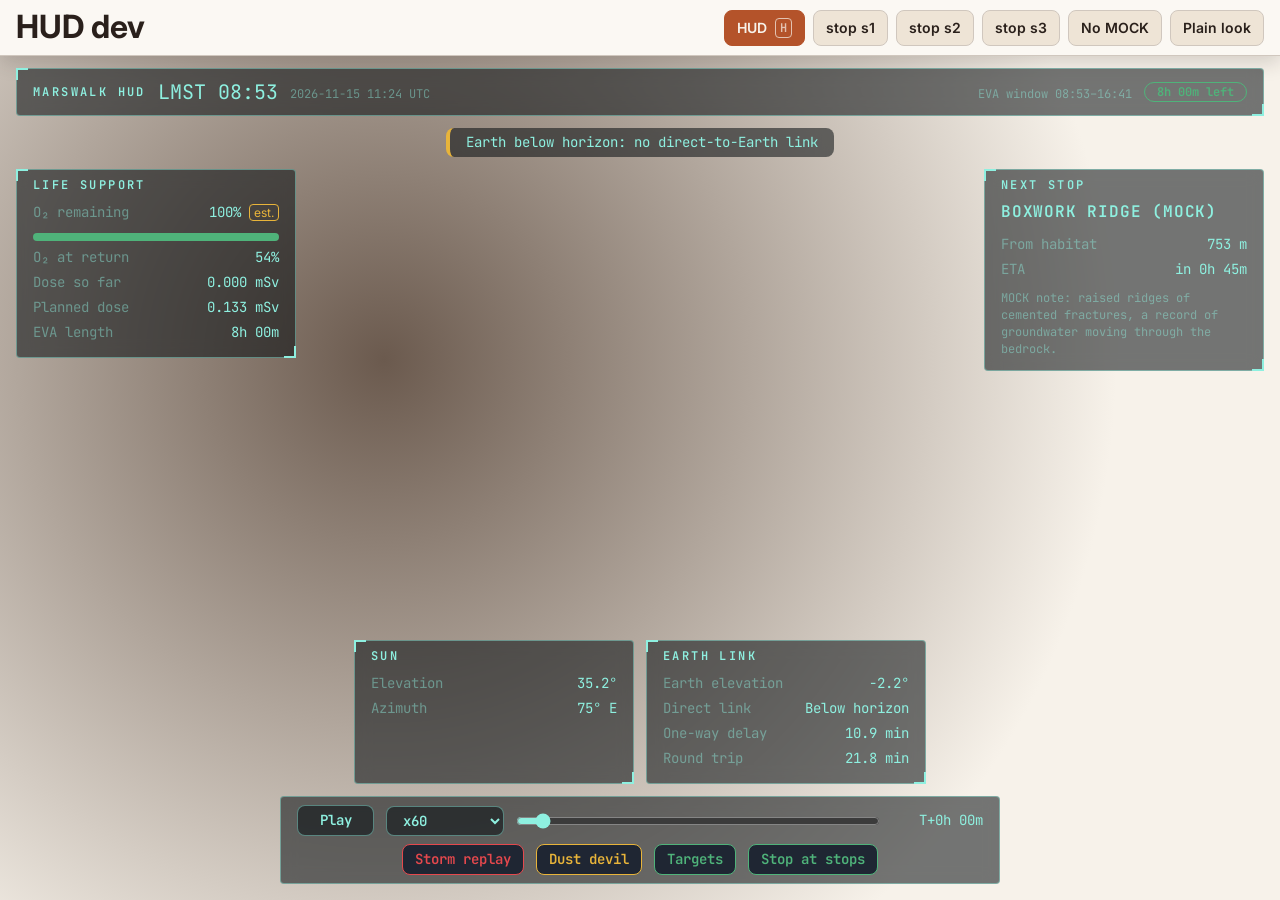
<file: web/js/hud/dev.html>
<!doctype html>
<html lang="en">
<head>
  <meta charset="utf-8">
  <meta name="viewport" content="width=device-width, initial-scale=1">
  <title>HUD dev</title>
  <!-- Same stylesheets and boxes as web/index.html (hud.css is loaded by the HUD itself). -->
  <link rel="stylesheet" href="https://fonts.googleapis.com/css2?family=Inter:wght@400;500;600&family=JetBrains+Mono:wght@400;600&display=swap">
  <link rel="stylesheet" href="../../css/base.css">
  <style>
    /* dev page only: stand-in for the map and a test toolbar */
    .dev-map { height: 100%; background: radial-gradient(circle at 30% 40%, var(--color-dust), var(--color-bg) 70%); }
    /* one row that scrolls sideways on phones instead of spilling out of the header */
    .dev-bar { display: flex; flex-wrap: nowrap; gap: var(--space-2); margin-left: auto; min-width: 0; overflow-x: auto; }
    .dev-bar .btn { flex: 0 0 auto; white-space: nowrap; }
    .app-header h1 { flex: 0 0 auto; white-space: nowrap; }
    .app-header { min-width: 0; } /* let the grid row shrink so the button row scrolls */
  </style>
</head>
<body data-mode="map">
  <!-- Dev harness for the HUD only. Real data: sun.json, eva_window.json.
       Everything else: MOCK (mock-state.js). ?mock=0 sets them to null. -->
  <div class="app">
    <header class="app-header">
      <h1>HUD dev</h1>
      <div class="dev-bar" id="dev">
        <button id="hud-toggle" class="btn" type="button" aria-pressed="false">HUD <kbd>H</kbd></button>
      </div>
    </header>
    <main class="dev-map"></main>
  </div>
  <div id="hud-root" hidden></div>

  <script type="module">
    import { initHUD } from './index.js';
    import { MOCK_STATE } from './mock-state.js';

    async function load(path) {
      try {
        const r = await fetch(path, { cache: 'no-cache' });
        if (!r.ok) throw new Error(r.status);
        return await r.json();
      } catch (err) {
        console.warn(`[dev] could not load ${path}`, err);
        return null;
      }
    }

    const useMock = new URLSearchParams(location.search).get('mock') !== '0';
    const keys = ['area', 'layers', 'overlays', 'route', 'summary', 'safety', 'stops', 'geology',
      'images', 'traverse', 'weather', 'sun', 'eva', 'donki', 'radiation', 'alerts'];
    const state = Object.fromEntries(keys.map((k) => [k, null]));
    state.sun = await load('../../data/sun.json');
    state.eva = await load('../../data/eva_window.json');
    if (useMock) Object.assign(state, MOCK_STATE);

    // Same wiring as main.js
    const btn = document.getElementById('hud-toggle');
    btn.addEventListener('click', () => document.dispatchEvent(new CustomEvent('hud:toggle')));
    new MutationObserver(() => btn.setAttribute('aria-pressed', String(document.body.dataset.mode === 'hud')))
      .observe(document.body, { attributes: true, attributeFilter: ['data-mode'] });

    const hud = initHUD(state, document.getElementById('hud-root'));
    window.__hud = hud; // dev only
    hud.toggle(true);

    const bar = document.getElementById('dev');
    for (const stop of state.stops ?? []) {
      const b = document.createElement('button');
      b.className = 'btn';
      b.textContent = `stop ${stop.id}`;
      b.onclick = () => document.dispatchEvent(new CustomEvent('stop:select', { detail: stop }));
      bar.append(b);
    }
    // Toggle one URL parameter, keep the others (?mock=0, ?hud=plain)
    function toggleParam(key, value) {
      const p = new URLSearchParams(location.search);
      if (p.get(key) === value) p.delete(key); else p.set(key, value);
      location.search = p.toString();
    }
    const m = document.createElement('button');
    m.className = 'btn';
    m.textContent = useMock ? 'No MOCK' : 'MOCK';
    m.onclick = () => toggleParam('mock', '0');
    bar.append(m);
    const look = document.createElement('button');
    look.className = 'btn';
    look.textContent = new URLSearchParams(location.search).get('hud') === 'plain' ? 'Visor look' : 'Plain look';
    look.onclick = () => toggleParam('hud', 'plain');
    bar.append(look);
  </script>
</body>
</html>
</file>
<file: web/css/base.css>
/* base.css (Ege): colour palette, CSS variables and page layout.
   The HUD CSS (#hud-root, loaded by the HUD), cards.css (#cards) and view3d.css (#view3d-root)
   use only these variables.
   Layout: a full-screen map with a few opaque panels floating on top of it
   (header, route planner on the left, layers bottom-right, elevation profile at the bottom). */

:root {
  /* Regolith palette: warm paper surfaces, oxide accent, one cool tone (sunset blue) */
  --color-bg: #F7F2EA;
  --color-surface: #FBF8F3;
  --color-surface-2: #EEE4D6;
  --color-border: color-mix(in srgb, #6B5A4E 28%, #F7F2EA);

  /* Text */
  --color-text: #2A201B;          /* ink */
  --color-text-muted: #6B5A4E;    /* faded ink */
  --color-text-inverse: #F7F2EA;

  /* Mars tones */
  --color-accent: #B4532A;        /* oxide: selected route, primary buttons, graphics */
  --color-accent-hover: #9C4220;
  --color-accent-text: #9C4220;   /* oxide text: links and small accents (contrast 5.9 on bg) */
  --color-sand: #8A6A2E;          /* sulfate tone: stops, large labels */
  --color-dust: #6B5A4E;          /* passive lines */
  --color-clay: #6F7F68;          /* clay-bearing unit (graphics only) */
  --color-sulfate: #8A6A2E;       /* sulfate-bearing unit */
  --color-muted-route: #8C8079;   /* alternative routes: soft grey on the imagery */

  /* Status colours (alerts, slope, O2, dose) */
  --color-ok: #5E7A57;
  --color-warn: #9C4220;
  --color-danger: #B3302A;
  --color-info: #41627F;          /* Martian sunset blue */

  /* HUD: the visor is its own dark glass layer, unchanged */
  --color-hud: #8ef0e0;
  --color-hud-dim: rgba(142, 240, 224, 0.45);
  --color-hud-bg: rgba(8, 14, 18, 0.55);

  /* Type: one family, mono only for numbers */
  --font-sans: "Inter", system-ui, -apple-system, "Segoe UI", Roboto, sans-serif;
  --font-mono: "JetBrains Mono", ui-monospace, "Cascadia Mono", Consolas, monospace;
  --text-xs: 0.75rem;
  --text-sm: 0.875rem;
  --text-md: 1rem;
  --text-lg: 1.25rem;
  --text-xl: 1.75rem;

  /* Spacing, radius, shadow */
  --space-1: 4px;
  --space-2: 8px;
  --space-3: 12px;
  --space-4: 16px;
  --space-5: 24px;
  --space-6: 32px;
  --radius-sm: 4px;
  --radius-md: 8px;
  --radius-lg: 14px;
  --shadow: 0 6px 20px color-mix(in srgb, #2A201B 18%, transparent);

  /* Stacking order */
  --z-map: 0;
  --z-view3d: 450;    /* 3D view covers the map, under the panels */
  --z-panel: 1050;    /* layers popover and profile; Leaflet controls sit between 400 and 1000 */
  --z-cards: 1100;
  --z-header: 1150;
  --z-hud: 2000;

  /* Layout sizes */
  --header-h: 56px;
  --gap: var(--space-3);          /* distance of the floating panels from the edges */
  --panel-w: 280px;
  --cards-w: 360px;
  --profile-h: 176px;

  color-scheme: light;
}

*, *::before, *::after { box-sizing: border-box; }

html, body { height: 100%; margin: 0; }

body {
  background: var(--color-bg);
  color: var(--color-text);
  font-family: var(--font-sans);
  font-size: var(--text-md);
  line-height: 1.5;
  overflow: hidden;
}

h1, h2, h3 { margin: 0; line-height: 1.2; }
a { color: var(--color-accent-text); }
button { font: inherit; color: inherit; }
kbd {
  font-family: var(--font-mono);
  font-size: var(--text-xs);
  padding: 0 var(--space-1);
  border: 1px solid currentColor;
  border-radius: var(--radius-sm);
  opacity: 0.7;
}

/* ---- Layout: full-screen map, floating panels ---- */

.app { position: relative; height: 100%; }

.map-wrap { position: absolute; inset: 0; }
#map { position: absolute; inset: 0; background: var(--color-dust); z-index: var(--z-map); }
#view3d-root { position: absolute; inset: 0; background: var(--color-bg); z-index: var(--z-view3d); }
#view3d-root[hidden] { display: none; }

/* shared look of every floating panel: opaque paper, soft shadow */
.app-header, #cards, #panel, #profile, .layers-toggle {
  background: var(--color-surface);
  border: 1px solid var(--color-border);
  box-shadow: var(--shadow);
}

.app-header {
  position: absolute;
  top: 0;
  left: 0;
  right: 0;
  z-index: var(--z-header);
  height: var(--header-h);
  display: flex;
  align-items: center;
  gap: var(--space-4);
  padding: 0 var(--space-4);
  border-width: 0 0 1px;
}
.brand { display: flex; align-items: baseline; gap: var(--space-2); color: var(--color-text); text-decoration: none; white-space: nowrap; }
.brand-mark {
  align-self: center;
  width: 22px;
  height: 22px;
  border-radius: 50%;
  background: radial-gradient(circle at 35% 30%, var(--color-sand), var(--color-accent) 55%, var(--color-accent-hover));
  box-shadow: inset -3px -3px 0 color-mix(in srgb, var(--color-text) 25%, transparent);
}
.brand-name { font-size: var(--text-lg); font-weight: 700; letter-spacing: 0.01em; }
.brand-sub { color: var(--color-text-muted); font-size: var(--text-sm); }
.app-header .actions { margin-left: auto; display: flex; gap: var(--space-2); }

/* Conditions in the header (main.js): label over value, separated by thin rules */
.status-strip {
  display: flex;
  align-items: center;
  margin: 0 0 0 var(--space-4);
  padding: 0;
  list-style: none;
  overflow: hidden;
}
.status-chip {
  display: grid;
  padding: 0 var(--space-4);
  border-left: 1px solid var(--color-border);
  line-height: 1.25;
  white-space: nowrap;
}
.status-chip:first-child { border-left: 0; }
.status-label { color: var(--color-text-muted); font-size: var(--text-xs); }
.status-value { font-family: var(--font-mono); font-size: var(--text-sm); font-weight: 600; color: var(--color-text); font-variant-numeric: tabular-nums; }
.status-chip.is-ok .status-value { color: var(--color-ok); }
.status-chip.is-warn .status-value { color: var(--color-warn); }
.status-chip.is-danger .status-value { color: var(--color-danger); }

/* Buttons: solid, never ghost */
.btn {
  display: inline-flex;
  align-items: center;
  gap: var(--space-2);
  height: 36px;
  padding: 0 var(--space-3);
  background: var(--color-surface-2);
  border: 1px solid var(--color-border);
  border-radius: var(--radius-md);
  font-size: var(--text-sm);
  font-weight: 600;
  cursor: pointer;
}
.btn:hover, .btn:focus-visible { border-color: var(--color-accent); color: var(--color-accent-text); outline: none; }
.btn[hidden] { display: none; }
.btn[aria-pressed="true"] { background: var(--color-accent); border-color: var(--color-accent); color: var(--color-text-inverse); }

/* Route planner (left) */
#cards {
  position: absolute;
  z-index: var(--z-cards);
  top: calc(var(--header-h) + var(--gap));
  left: var(--gap);
  width: var(--cards-w);
  max-height: calc(100% - var(--header-h) - 3 * var(--gap) - var(--space-6) - 64px);
  overflow-y: auto;
  padding: var(--space-4);
  border-radius: var(--radius-lg);
  scrollbar-width: thin;
}

/* Elevation profile of the selected route (bottom, next to the planner) */
#profile {
  position: absolute;
  z-index: var(--z-panel);
  left: calc(var(--cards-w) + 2 * var(--gap));
  right: calc(var(--gap) + 128px);
  bottom: var(--gap);
  height: var(--profile-h);
  display: grid;
  grid-template-rows: auto 1fr;
  gap: var(--space-1);
  padding: var(--space-2) var(--space-4);
  border-radius: var(--radius-lg);
  animation: rise 0.25s ease-out;
}
#profile[hidden] { display: none; }
@keyframes rise { from { opacity: 0; transform: translateY(var(--space-3)); } }

/* Layers: a small button bottom-right that opens a popover above it */
.layers-toggle {
  position: absolute;
  z-index: var(--z-panel);
  right: var(--gap);
  bottom: calc(var(--gap) + 18px);   /* clear of the attribution line */
  display: inline-flex;
  align-items: center;
  gap: var(--space-2);
  height: 44px;
  padding: 0 var(--space-4);
  border-radius: var(--radius-md);
  font-size: var(--text-sm);
  font-weight: 600;
  cursor: pointer;
}
.layers-toggle:hover, .layers-toggle:focus-visible, .layers-toggle[aria-expanded="true"] { border-color: var(--color-accent); color: var(--color-accent-text); outline: none; }
.layers-icon {
  width: 16px;
  height: 16px;
  background:
    linear-gradient(var(--color-accent), var(--color-accent)) 0 0 / 100% 4px no-repeat,
    linear-gradient(var(--color-sand), var(--color-sand)) 0 6px / 100% 4px no-repeat,
    linear-gradient(var(--color-dust), var(--color-dust)) 0 12px / 100% 4px no-repeat;
  border-radius: 2px;
}
#panel {
  position: absolute;
  z-index: var(--z-panel);
  right: var(--gap);
  bottom: calc(var(--gap) + 18px + 44px + var(--space-2));
  width: var(--panel-w);
  max-height: calc(100% - var(--header-h) - 2 * var(--gap) - 80px);
  overflow-y: auto;
  padding: var(--space-3) var(--space-4);
  border-radius: var(--radius-lg);
  animation: rise 0.2s ease-out;
  scrollbar-width: thin;
}
#panel[hidden] { display: none; }

/* Elevation profile (drawn by map/profile.js) */
.profile-stats {
  display: flex;
  flex-wrap: wrap;
  align-items: baseline;
  gap: var(--space-1) var(--space-4);
  margin: 0;
  font-size: var(--text-xs);
}
.profile-stats dt { color: var(--color-text-muted); }
.profile-stats dd {
  margin: 0 0 0 calc(-1 * var(--space-3));
  font-family: var(--font-mono);
  color: var(--color-text);
}
.profile-chart { position: relative; min-height: 0; }

/* Credits line under the route planner; map/sources.js adds the "Data sources" button to it */
.app-footer {
  position: absolute;
  z-index: var(--z-cards);
  left: var(--gap);
  bottom: var(--gap);
  width: var(--cards-w);
  padding: var(--space-1) var(--space-3);
  border-radius: var(--radius-md);
  background: var(--color-surface);
  border: 1px solid var(--color-border);
  box-shadow: var(--shadow);
  color: var(--color-text-muted);
  font-size: 11px;
  line-height: 1.4;
}

/* ---- Data sources popover (map/sources.js) ---- */
.sources-pop {
  position: fixed;
  inset: auto;
  left: var(--gap);
  bottom: calc(var(--gap) + var(--space-6) + var(--space-2));
  margin: 0;
  width: min(var(--cards-w), calc(100vw - 2 * var(--gap)));
  max-height: calc(100vh - var(--header-h) - 2 * var(--space-6) - var(--gap));
  overflow: auto;
  padding: var(--space-3);
  background: var(--color-surface);
  color: var(--color-text);
  border: 1px solid var(--color-border);
  border-radius: var(--radius-lg);
  box-shadow: var(--shadow);
  font-size: var(--text-xs);
  z-index: var(--z-header);
}
.sources-pop[hidden] { display: none; }
.sources-link {
  padding: 0;
  background: none;
  border: 0;
  font: inherit;
  color: var(--color-accent-text);
  text-decoration: underline;
  cursor: pointer;
}
.sources-link:hover, .sources-link[aria-pressed="true"] { color: var(--color-accent-hover); }
.sources-title { margin: 0 0 var(--space-2); font-size: var(--text-sm); }
.sources-list { list-style: none; margin: 0; padding: 0; display: grid; gap: var(--space-2); }
.sources-item { padding-top: var(--space-2); border-top: 1px solid var(--color-border); }
.sources-head { display: flex; align-items: baseline; justify-content: space-between; gap: var(--space-2); }
.sources-name { font-weight: 600; color: var(--color-text); }
a.sources-name:hover { color: var(--color-accent-hover); }
.sources-badge {
  flex: none;
  padding: 0 var(--space-1);
  border-radius: var(--radius-sm);
  font-family: var(--font-mono);
  color: var(--color-ok);
  border: 1px solid currentColor;
}
.sources-badge.is-missing { color: var(--color-text-muted); }
.sources-credit, .sources-use { color: var(--color-text-muted); }
.sources-use { font-style: italic; }

/* Placeholder text while a module has not drawn anything yet */
#cards:empty::before { content: "Loading the route planner…"; color: var(--color-text-muted); font-size: var(--text-sm); }

#hud-root {
  position: fixed;
  inset: 0;
  z-index: var(--z-hud);
  /* The visor is a dark glass layer over the map: it keeps the night palette it was designed
     with (hud.css reads these variables), whatever the page palette is. */
  --color-surface: #161b24;
  --color-surface-2: #1f2633;
  --color-border: #2d3545;
  --color-text: #ebe6dd;
  --color-text-muted: #9ba3b1;
  --color-text-inverse: #0e1117;
  --color-accent: #d4683a;
  --color-ok: #4fb37a;
  --color-warn: #e8b43a;
  --color-danger: #e5484d;
  --color-info: #5aa9e6;
  --shadow: 0 4px 16px rgba(0, 0, 0, 0.4);
  color-scheme: dark;
}
#hud-root[hidden] { display: none; }

/* ---- HUD mode: only the map and the visor ---- */

body[data-mode="hud"] #panel,
body[data-mode="hud"] #cards,
body[data-mode="hud"] #profile,
body[data-mode="hud"] .layers-toggle,
body[data-mode="hud"] .app-footer { display: none; }

/* ---- 3D view: map tools step aside ---- */

body[data-view="3d"] #profile,
body[data-view="3d"] #panel,
body[data-view="3d"] .layers-toggle { display: none; }

/* ---- Layer panel (#panel, drawn by map/index.js) ---- */

.panel-head { display: flex; align-items: center; justify-content: space-between; margin-bottom: var(--space-2); }
.panel-head h2 { font-size: var(--text-md); }
.panel-close {
  width: 28px;
  height: 28px;
  border: 0;
  border-radius: var(--radius-sm);
  background: transparent;
  color: var(--color-text-muted);
  font-size: var(--text-lg);
  line-height: 1;
  cursor: pointer;
}
.panel-close:hover, .panel-close:focus-visible { background: var(--color-surface-2); color: var(--color-text); outline: none; }

/* Base map: thumbnails in a row */
.base-grid { display: grid; grid-template-columns: repeat(3, 1fr); gap: var(--space-2); margin-bottom: var(--space-3); }
.base-tile {
  display: grid;
  gap: var(--space-1);
  padding: 0;
  border: 0;
  background: none;
  font-size: var(--text-xs);
  color: var(--color-text-muted);
  text-align: center;
  cursor: pointer;
}
.base-tile img, .layer-thumb {
  width: 100%;
  aspect-ratio: 1;
  object-fit: cover;
  border: 2px solid var(--color-border);
  border-radius: var(--radius-md);
  background: var(--color-surface-2);
}
.base-tile[aria-pressed="true"] { color: var(--color-accent-text); font-weight: 600; }
.base-tile[aria-pressed="true"] img { border-color: var(--color-accent); }
.base-tile:focus-visible img { border-color: var(--color-accent-hover); }

/* Collapsible panel groups */
.panel-group { border-top: 1px solid var(--color-border); padding-top: var(--space-2); margin-bottom: var(--space-2); }
.panel-group > summary { cursor: pointer; list-style: none; display: flex; align-items: center; gap: var(--space-2); }
.panel-group > summary::-webkit-details-marker { display: none; }
.panel-group > summary::before {
  content: "";
  width: 0; height: 0;
  border-left: 5px solid var(--color-text-muted);
  border-top: 4px solid transparent;
  border-bottom: 4px solid transparent;
  transition: transform 0.15s;
}
.panel-group[open] > summary::before { transform: rotate(90deg); }
.layer-opacity[hidden], .layer-legend[hidden] { display: none; }

.panel-title {
  margin: 0 0 var(--space-2);
  font-size: var(--text-xs);
  font-weight: 600;
  letter-spacing: 0.08em;
  text-transform: uppercase;
  color: var(--color-text-muted);
}
.layer-list { display: grid; gap: var(--space-2); margin-bottom: var(--space-2); }
.layer-row {
  display: flex;
  align-items: center;
  gap: var(--space-2);
  font-size: var(--text-sm);
  cursor: pointer;
}
.layer-row input { accent-color: var(--color-accent); margin: 0; }
.layer-row .layer-thumb { width: 28px; flex: none; border-width: 1px; border-radius: var(--radius-sm); }
.layer-item { display: grid; gap: var(--space-1); }
.layer-opacity { width: 100%; accent-color: var(--color-accent); }
.layer-legend {
  list-style: none;
  margin: 0;
  padding: 0 0 0 var(--space-5);
  display: grid;
  gap: 2px;
  font-size: var(--text-xs);
  color: var(--color-text-muted);
}
.layer-legend li { display: flex; align-items: center; gap: var(--space-2); }
.layer-legend .swatch {
  width: 12px;
  height: 12px;
  border-radius: var(--radius-sm);
  border: 1px solid var(--color-border);
}

/* ---- Leaflet ---- */

.leaflet-container { background: var(--color-dust); font-family: var(--font-sans); }
.leaflet-control-attribution {
  background: color-mix(in srgb, var(--color-surface) 85%, transparent) !important;
  color: var(--color-text-muted) !important;
  font-size: 11px;
}
.leaflet-control-attribution a { color: var(--color-accent-text) !important; }
.leaflet-bar { border: 1px solid var(--color-border) !important; box-shadow: var(--shadow) !important; border-radius: var(--radius-md) !important; overflow: hidden; }
.leaflet-bar a {
  width: 36px !important;
  height: 36px !important;
  line-height: 36px !important;
  background: var(--color-surface) !important;
  color: var(--color-text) !important;
  border-bottom-color: var(--color-border) !important;
}
.leaflet-bar a:hover { background: var(--color-surface-2) !important; color: var(--color-accent-text) !important; }
.leaflet-control-scale-line {
  background: color-mix(in srgb, var(--color-surface) 85%, transparent) !important;
  color: var(--color-text) !important;
  border-color: var(--color-text-muted) !important;
}
/* Controls clear the floating panels */
.leaflet-top { top: calc(var(--header-h) + var(--gap)) !important; }
.leaflet-bottom.leaflet-left { left: calc(var(--cards-w) + 2 * var(--gap)) !important; }
.leaflet-left .leaflet-control { margin-left: 0 !important; }
body.has-profile .leaflet-bottom.leaflet-left { bottom: calc(var(--profile-h) + var(--gap)) !important; }

.leaflet-tooltip {
  background: var(--color-surface) !important;
  color: var(--color-text) !important;
  border: 1px solid var(--color-border) !important;
  box-shadow: var(--shadow) !important;
  border-radius: var(--radius-sm) !important;
}
.leaflet-popup-content-wrapper, .leaflet-popup-tip {
  background: var(--color-surface) !important;
  color: var(--color-text) !important;
  box-shadow: var(--shadow) !important;
}
.leaflet-popup-content-wrapper { border-radius: var(--radius-md) !important; }
.leaflet-container.is-picking { cursor: crosshair !important; }

/* Stop and habitat badges (map/index.js) */
.stop-pin {
  display: grid;
  place-items: center;
  border-radius: 50%;
  background: var(--color-sand);
  color: var(--color-text-inverse);
  border: 2px solid var(--color-surface);
  box-shadow: var(--shadow);
  font: 600 var(--text-xs)/1 var(--font-sans);
  transition: transform 0.15s;
}
.stop-pin:hover, .stop-pin:focus-visible { transform: scale(1.15); }
.stop-pin.is-selected { background: var(--color-accent); transform: scale(1.25); }
.habitat-pin {
  display: grid;
  place-items: center;
  border-radius: var(--radius-md);
  background: var(--color-text);
  color: var(--color-surface);
  border: 2px solid var(--color-surface);
  box-shadow: var(--shadow);
}

.relay-pin {
  display: grid;
  place-items: center;
  color: var(--color-info);
  filter: drop-shadow(0 0 2px var(--color-surface)) drop-shadow(0 0 1px var(--color-surface));
}

/* Route planner pins A and B (map/index.js): teardrop with a letter, draggable */
.nav-pin { cursor: grab; }
.nav-pin:active { cursor: grabbing; }
.nav-pin span {
  position: absolute;
  left: 0;
  top: 0;
  display: grid;
  place-items: center;
  width: 30px;
  height: 30px;
  border-radius: 50% 50% 50% 0;
  transform: rotate(-45deg);
  border: 2px solid var(--color-surface);
  box-shadow: var(--shadow);
}
.nav-pin b { transform: rotate(45deg); font: 700 var(--text-sm)/1 var(--font-sans); color: var(--color-text-inverse); }
.nav-pin.is-start span { background: var(--color-text); }
.nav-pin.is-end span { background: var(--color-accent); }
.nav-pin.is-end::after {
  content: "";
  position: absolute;
  left: 7px;
  top: 30px;
  width: 16px;
  height: 16px;
  border-radius: 50%;
  border: 2px solid var(--color-accent);
  animation: pin-halo 1.6s ease-out infinite;
  pointer-events: none;
}
@keyframes pin-halo { from { transform: scale(0.4); opacity: 1; } to { transform: scale(2.4); opacity: 0; } }

/* Selected route: oxide with a soft glow; alternatives grey and clickable */
.nav-route-glow { filter: blur(3px); }
.nav-route-alt { cursor: pointer; }
.nav-route-alt:hover { stroke: var(--color-accent-hover); stroke-opacity: 0.9; }

/* Storm replay: nearest shelter (map/index.js) */
.shelter-alert { animation: shelter-pulse 1.2s ease-in-out infinite; }
@keyframes shelter-pulse { 50% { stroke-opacity: 0.25; } }
@media (prefers-reduced-motion: reduce) {
  .shelter-alert, .nav-pin.is-end::after, #profile, #panel { animation: none; }
}
.leaflet-tooltip.shelter-alert-label {
  background: var(--color-danger) !important;
  color: var(--color-text-inverse) !important;
  border-color: var(--color-danger) !important;
  font-weight: 600;
}
.leaflet-tooltip.shelter-alert-label::before { display: none; }
/* Same label for a HUD path outside the storm (science target, back to the route) */
.leaflet-tooltip.shelter-alert-label.is-calm {
  background: var(--color-ok) !important;
  color: var(--color-text-inverse) !important;
  border-color: var(--color-ok) !important;
}

/* Cursor coordinates and lat/lon grid labels (map/index.js) */
.map-coords {
  padding: var(--space-1) var(--space-2);
  font-family: var(--font-mono);
  font-size: var(--text-xs);
  color: var(--color-text);
  background: var(--color-surface);
  border: 1px solid var(--color-border);
  border-radius: var(--radius-sm);
  white-space: pre;
  pointer-events: none;
}
.map-grid-label {
  font-family: var(--font-mono);
  font-size: 10px;
  color: var(--color-text-inverse);
  white-space: nowrap;
  text-shadow: 0 0 3px var(--color-text), 0 0 1px var(--color-text);
  opacity: 0.85;
  pointer-events: none;
}
.map-grid-label span { display: inline-block; }
.map-grid-label.is-lon span { transform: translate(-50%, var(--space-1)); }
.map-grid-label.is-lat span { transform: translate(calc(-100% - var(--space-1)), -50%); }

/* Overview map (top-right, map/index.js) */
.map-minimap {
  width: 148px;
  height: 110px;
  border: 2px solid var(--color-surface);
  border-radius: var(--radius-md);
  box-shadow: var(--shadow);
  overflow: hidden;
  cursor: pointer;
}

/* ---- Narrow screens: the planner becomes a bottom sheet ---- */

@media (max-width: 900px) {
  :root { --header-h: 52px; }
  .brand-sub, .status-strip { display: none; }
  #cards {
    top: auto;
    left: 0;
    right: 0;
    bottom: 0;
    width: auto;
    max-height: 48vh;
    border-radius: var(--radius-lg) var(--radius-lg) 0 0;
  }
  #profile, .map-minimap, .app-footer { display: none; }
  .layers-toggle { bottom: auto; top: calc(var(--header-h) + var(--gap)); }
  #panel { bottom: auto; top: calc(var(--header-h) + var(--gap) + 44px + var(--space-2)); max-height: 40vh; }
  .leaflet-bottom.leaflet-left { left: 0 !important; bottom: 48vh !important; }
  .leaflet-left .leaflet-control { margin-left: var(--gap) !important; }
}
</file>
